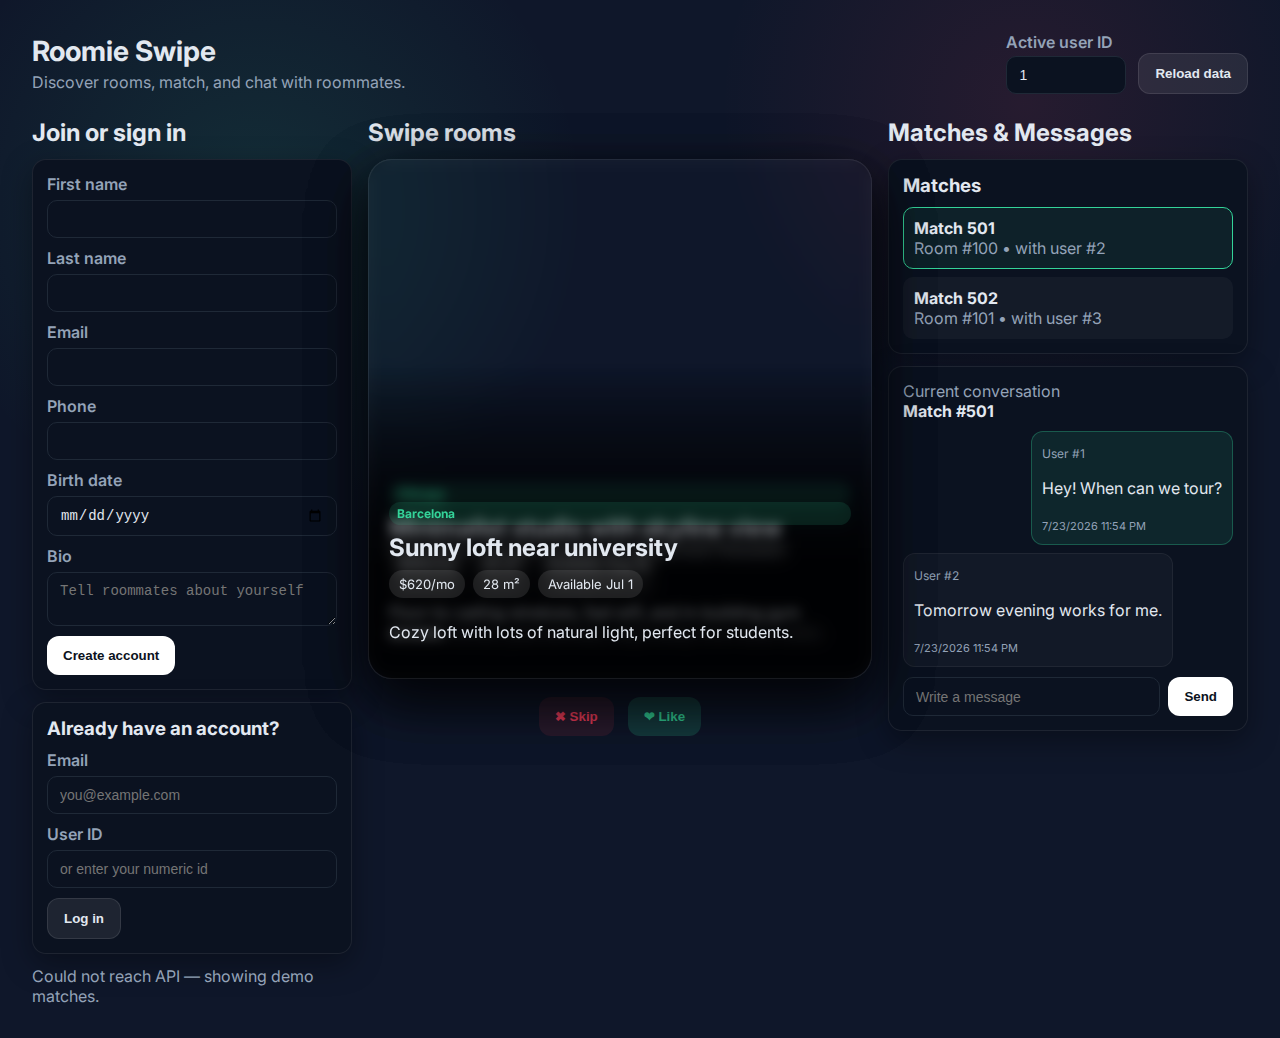
<file: frontend/index.html>
<!doctype html>
<html lang="en">
<head>
  <meta charset="UTF-8" />
  <meta name="viewport" content="width=device-width, initial-scale=1.0" />
  <title>Roomie Swipe</title>
  <link rel="stylesheet" href="styles.css" />
  <link rel="preconnect" href="https://fonts.googleapis.com">
  <link rel="preconnect" href="https://fonts.gstatic.com" crossorigin>
  <link href="https://fonts.googleapis.com/css2?family=Inter:wght@400;600;700&display=swap" rel="stylesheet">
</head>
<body>
  <header class="app-header">
    <div>
      <h1>Roomie Swipe</h1>
      <p class="subtitle">Discover rooms, match, and chat with roommates.</p>
    </div>
    <div class="header-actions">
      <label class="user-label">
        Active user ID
        <input id="userIdInput" type="number" min="1" value="1" />
      </label>
      <button id="reloadButton" class="ghost">Reload data</button>
    </div>
  </header>

  <main class="layout">
    <section class="column auth">
      <h2>Join or sign in</h2>
      <form id="registerForm" class="panel">
        <div class="field">
          <label>First name</label>
          <input name="firstName" required />
        </div>
        <div class="field">
          <label>Last name</label>
          <input name="lastName" required />
        </div>
        <div class="field">
          <label>Email</label>
          <input name="email" type="email" required />
        </div>
        <div class="field">
          <label>Phone</label>
          <input name="phone" type="tel" />
        </div>
        <div class="field">
          <label>Birth date</label>
          <input name="birthDate" type="date" />
        </div>
        <div class="field">
          <label>Bio</label>
          <textarea name="bio" rows="2" placeholder="Tell roommates about yourself"></textarea>
        </div>
        <button type="submit">Create account</button>
      </form>

      <form id="loginForm" class="panel">
        <h3>Already have an account?</h3>
        <div class="field">
          <label>Email</label>
          <input id="loginEmail" type="email" placeholder="you@example.com" />
        </div>
        <div class="field">
          <label>User ID</label>
          <input id="loginUserId" type="number" min="1" placeholder="or enter your numeric id" />
        </div>
        <button type="submit" class="ghost">Log in</button>
      </form>

      <div class="status" id="status">Loading rooms…</div>
    </section>

    <section class="column swipe">
      <h2>Swipe rooms</h2>
      <section class="card-stage">
        <div id="cardStack" class="card-stack"></div>
        <div id="emptyState" class="empty-state hidden">
          <h2>You're all caught up</h2>
          <p>Come back later for more rooms.</p>
          <button id="resetButton">Reset</button>
        </div>
      </section>

      <div class="actions">
        <button id="skipButton" class="skip">✖ Skip</button>
        <button id="likeButton" class="like">❤ Like</button>
      </div>
    </section>

    <section class="column matches">
      <h2>Matches & Messages</h2>
      <div class="panel">
        <h3>Matches</h3>
        <ul id="matchesList" class="matches-list"></ul>
      </div>

      <div class="panel chat">
        <div class="chat-header">
          <div>
            <div class="muted">Current conversation</div>
            <div id="activeMatchTitle" class="chat-title">None selected</div>
          </div>
        </div>
        <ul id="messagesList" class="messages-list"></ul>
        <form id="messageForm" class="message-form">
          <input id="messageInput" placeholder="Write a message" />
          <button type="submit">Send</button>
        </form>
      </div>
    </section>
  </main>

  <script type="module" src="app.js"></script>
</body>
</html>
</file>
<file: frontend/styles.css>
:root {
  --bg: #0f172a;
  --card: #111827;
  --text: #e2e8f0;
  --muted: #94a3b8;
  --accent: #34d399;
  --danger: #f43f5e;
}

* {
  box-sizing: border-box;
}

body {
  font-family: 'Inter', system-ui, -apple-system, BlinkMacSystemFont, 'Segoe UI', sans-serif;
  background: radial-gradient(circle at 20% 20%, rgba(52, 211, 153, 0.12), transparent 25%),
    radial-gradient(circle at 80% 10%, rgba(244, 63, 94, 0.1), transparent 22%),
    var(--bg);
  color: var(--text);
  margin: 0;
  min-height: 100vh;
  padding: 32px;
}

.app-header {
  display: flex;
  justify-content: space-between;
  align-items: center;
  gap: 16px;
  margin-bottom: 24px;
  flex-wrap: wrap;
}

h1 {
  margin: 0;
  font-size: 28px;
}

h2 {
  margin: 0 0 12px;
}

h3 {
  margin: 0 0 10px;
}

.subtitle {
  margin: 4px 0 0;
  color: var(--muted);
}

.header-actions {
  display: flex;
  gap: 12px;
  align-items: flex-end;
  flex-wrap: wrap;
}

.user-label {
  display: flex;
  flex-direction: column;
  font-weight: 600;
  color: var(--muted);
  gap: 4px;
}

.user-label input {
  width: 120px;
  padding: 10px 12px;
  border-radius: 10px;
  border: 1px solid #1f2937;
  background: #0b1220;
  color: var(--text);
}

.layout {
  display: grid;
  grid-template-columns: 320px 1fr 360px;
  gap: 16px;
  align-items: start;
}

.column h2 {
  display: flex;
  align-items: center;
  gap: 8px;
}

.panel {
  background: #0b1220;
  border: 1px solid rgba(255, 255, 255, 0.08);
  border-radius: 14px;
  padding: 14px;
  margin-bottom: 12px;
  box-shadow: 0 10px 30px rgba(0, 0, 0, 0.35);
}

.field {
  display: flex;
  flex-direction: column;
  gap: 6px;
  margin-bottom: 10px;
}

label {
  color: var(--muted);
  font-weight: 600;
}

input,
textarea {
  width: 100%;
  padding: 10px 12px;
  border-radius: 10px;
  border: 1px solid #1f2937;
  background: #0b1220;
  color: var(--text);
  font-size: 14px;
}

textarea {
  resize: vertical;
}

button {
  border: none;
  cursor: pointer;
  font-weight: 700;
  border-radius: 12px;
  padding: 12px 16px;
  color: #0b1220;
  background: white;
  transition: transform 0.2s ease, box-shadow 0.2s ease;
}

button:active {
  transform: translateY(1px);
}

button.ghost {
  background: rgba(255, 255, 255, 0.08);
  color: var(--text);
  border: 1px solid rgba(255, 255, 255, 0.1);
}

.status {
  color: var(--muted);
  margin-top: 4px;
}

.card-stage {
  position: relative;
  height: 520px;
}

.card-stack {
  width: min(720px, 100%);
  height: 100%;
  margin: 0 auto;
  position: relative;
}

.room-card {
  width: 100%;
  height: 100%;
  position: absolute;
  top: 0;
  left: 0;
  border-radius: 24px;
  background-size: cover;
  background-position: center;
  box-shadow: 0 20px 60px rgba(0, 0, 0, 0.45);
  overflow: hidden;
  display: flex;
  flex-direction: column;
  justify-content: flex-end;
  border: 1px solid rgba(255, 255, 255, 0.07);
  backdrop-filter: blur(6px);
}

.room-card::before {
  content: '';
  position: absolute;
  inset: 0;
  background: linear-gradient(180deg, rgba(0, 0, 0, 0) 40%, rgba(0, 0, 0, 0.55) 78%);
}

.room-card .meta {
  position: relative;
  z-index: 2;
  padding: 20px;
  display: flex;
  flex-direction: column;
  gap: 8px;
}

.room-card h2 {
  margin: 0;
  font-size: 24px;
}

.room-card .chips {
  display: flex;
  gap: 8px;
  flex-wrap: wrap;
}

.chip {
  background: rgba(255, 255, 255, 0.1);
  color: var(--text);
  padding: 6px 10px;
  border-radius: 999px;
  font-size: 13px;
}

.badge {
  display: inline-block;
  background: rgba(52, 211, 153, 0.12);
  color: var(--accent);
  padding: 4px 8px;
  border-radius: 999px;
  font-size: 12px;
  font-weight: 700;
}

.actions {
  display: flex;
  justify-content: center;
  gap: 14px;
  margin-top: 18px;
}

.skip {
  background: rgba(244, 63, 94, 0.12);
  color: var(--danger);
}

.like {
  background: rgba(52, 211, 153, 0.2);
  color: var(--accent);
}

.empty-state {
  position: absolute;
  inset: 0;
  background: rgba(15, 23, 42, 0.8);
  border: 1px dashed rgba(255, 255, 255, 0.15);
  border-radius: 16px;
  display: grid;
  place-items: center;
  text-align: center;
  padding: 20px;
}

.hidden {
  display: none;
}

.matches-list,
.messages-list {
  list-style: none;
  margin: 0;
  padding: 0;
  max-height: 220px;
  overflow-y: auto;
  display: flex;
  flex-direction: column;
  gap: 8px;
}

.matches-list li {
  padding: 10px;
  border-radius: 10px;
  background: rgba(255, 255, 255, 0.04);
  cursor: pointer;
  border: 1px solid transparent;
}

.matches-list li:hover {
  border-color: rgba(52, 211, 153, 0.4);
}

.matches-list li.active {
  border-color: var(--accent);
  background: rgba(52, 211, 153, 0.08);
}

.match-title {
  font-weight: 700;
}

.muted {
  color: var(--muted);
}

.chat {
  display: flex;
  flex-direction: column;
  gap: 10px;
}

.chat-title {
  font-size: 16px;
  font-weight: 700;
}

.messages-list {
  max-height: 260px;
}

.messages-list li {
  padding: 10px;
  border-radius: 12px;
  background: rgba(255, 255, 255, 0.05);
  border: 1px solid rgba(255, 255, 255, 0.06);
}

.messages-list li.from-self {
  background: rgba(52, 211, 153, 0.1);
  border-color: rgba(52, 211, 153, 0.3);
  align-self: flex-end;
}

.messages-list li.from-them {
  background: rgba(255, 255, 255, 0.03);
  align-self: flex-start;
}

.sender {
  font-size: 12px;
  color: var(--muted);
}

.timestamp {
  font-size: 11px;
  color: var(--muted);
}

.message-form {
  display: flex;
  gap: 8px;
}

.message-form input {
  flex: 1;
}

@media (max-width: 1200px) {
  .layout {
    grid-template-columns: 1fr;
  }

  .card-stage {
    height: 460px;
  }
}

@media (max-width: 768px) {
  body {
    padding: 16px;
  }

  .card-stage {
    height: 420px;
  }
}
</file>
